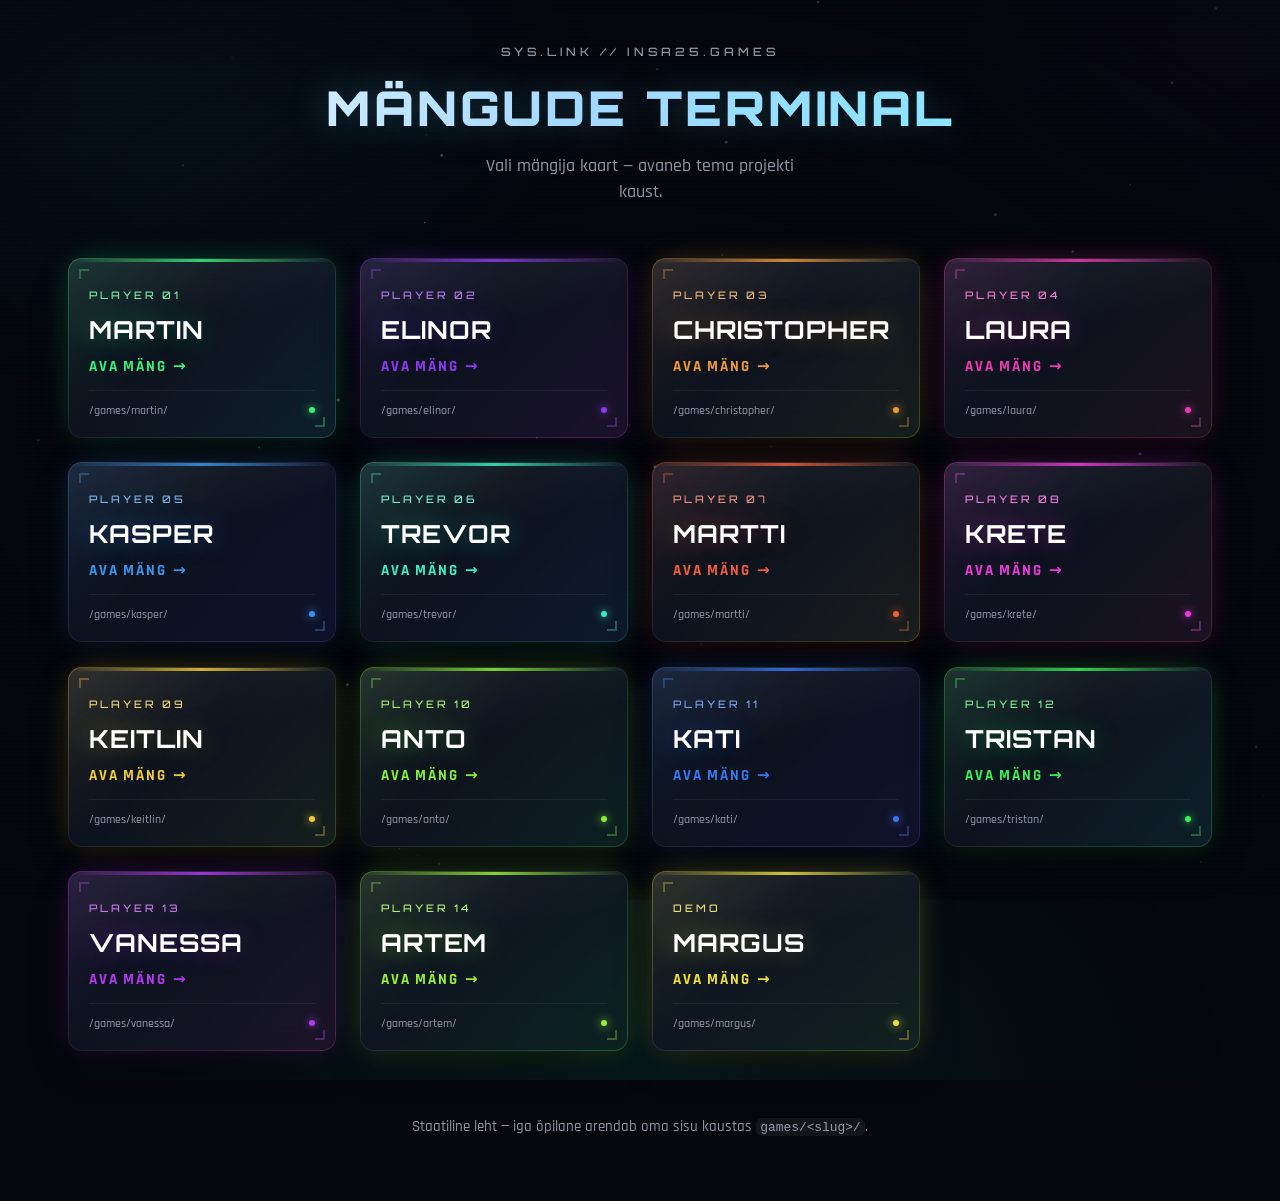
<file: index.html>
<!DOCTYPE html>
<html lang="et">
<head>
  <meta charset="UTF-8" />
  <meta name="viewport" content="width=device-width, initial-scale=1" />
  <meta name="description" content="Ühine mängude dashboard — vali mängija ja ava tema mäng." />
  <title>Mängude terminal — INSA25</title>
  <link rel="preconnect" href="https://fonts.googleapis.com" />
  <link rel="preconnect" href="https://fonts.gstatic.com" crossorigin />
  <link href="https://fonts.googleapis.com/css2?family=Orbitron:wght@500;700;900&family=Rajdhani:wght@400;600;700&display=swap" rel="stylesheet" />
  <link rel="stylesheet" href="assets/css/dashboard.css" />
</head>
<body>
  <canvas id="bg-canvas" aria-hidden="true"></canvas>
  <div class="vignette" aria-hidden="true"></div>
  <div class="grid-overlay" aria-hidden="true"></div>
  <div class="scanlines" aria-hidden="true"></div>

  <div class="shell">
    <header class="site-header">
      <p class="eyebrow">SYS.LINK // INSA25.GAMES</p>
      <h1 class="site-title">Mängude terminal</h1>
      <p class="lead">Vali mängija kaart — avaneb tema projekti kaust.</p>
    </header>

    <main class="site-main">
      <div id="card-grid" class="card-grid" role="list"></div>
    </main>

    <footer class="site-footer">
      <p>Staatiline leht — iga õpilane arendab oma sisu kaustas <code>games/&lt;slug&gt;/</code>.</p>
    </footer>
  </div>

  <script src="assets/js/players.js"></script>
  <script src="assets/js/dashboard.js" defer></script>
</body>
</html>
</file>
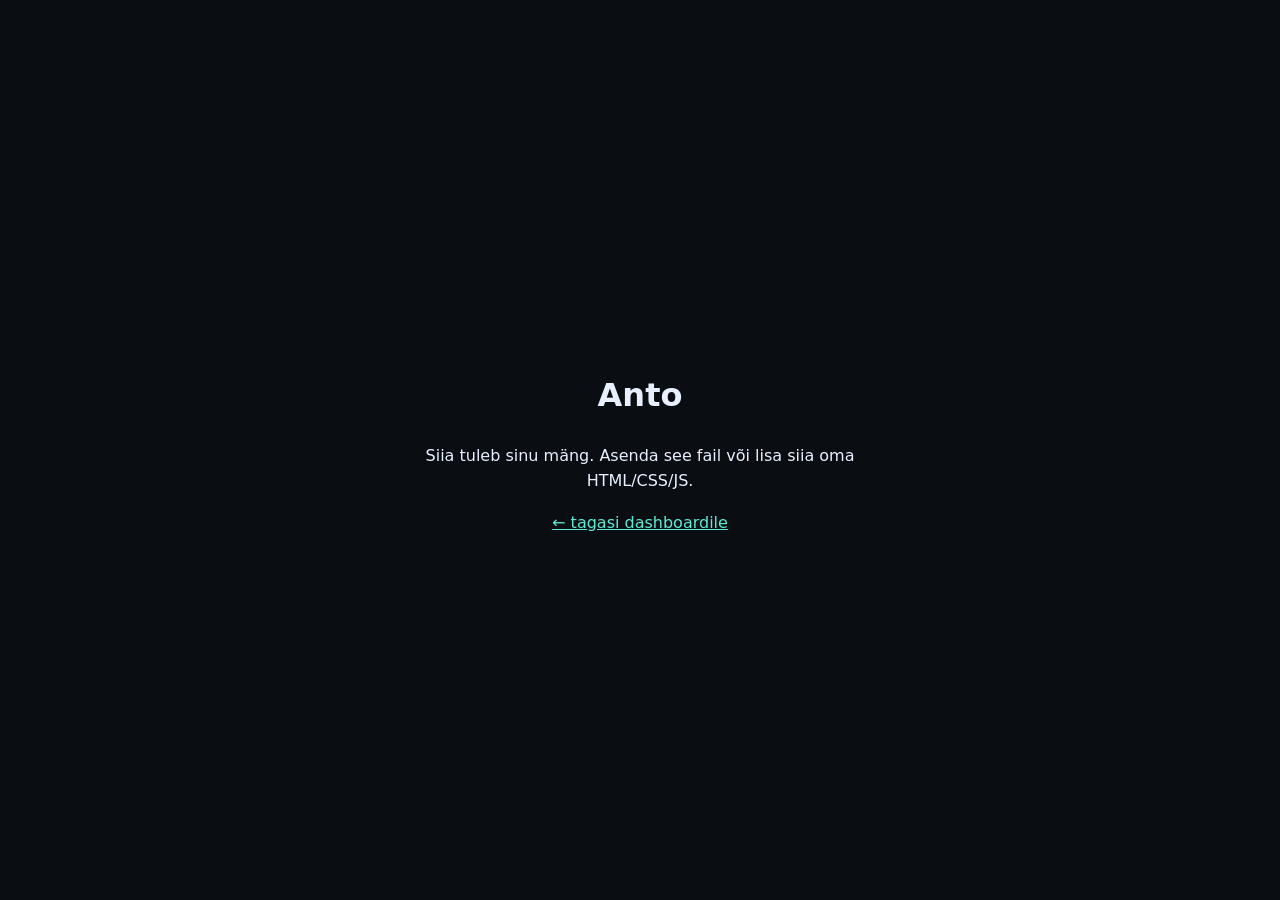
<file: games/anto/index.html>
<!DOCTYPE html>
<html lang="et">
<head>
  <meta charset="UTF-8" />
  <meta name="viewport" content="width=device-width, initial-scale=1" />
  <title>Anto — mäng</title>
  <style>
    * { box-sizing: border-box; }
    body { margin: 0; min-height: 100vh; font-family: system-ui, sans-serif; background: #0a0e12; color: #e8f0ff; display: grid; place-items: center; padding: 1.5rem; }
    a { color: #5eead4; }
    .box { text-align: center; max-width: 28rem; line-height: 1.6; }
  </style>
</head>
<body>
  <div class="box">
    <h1>Anto</h1>
    <p>Siia tuleb sinu mäng. Asenda see fail või lisa siia oma HTML/CSS/JS.</p>
    <p><a href="../../index.html">← tagasi dashboardile</a></p>
  </div>
</body>
</html>
</file>
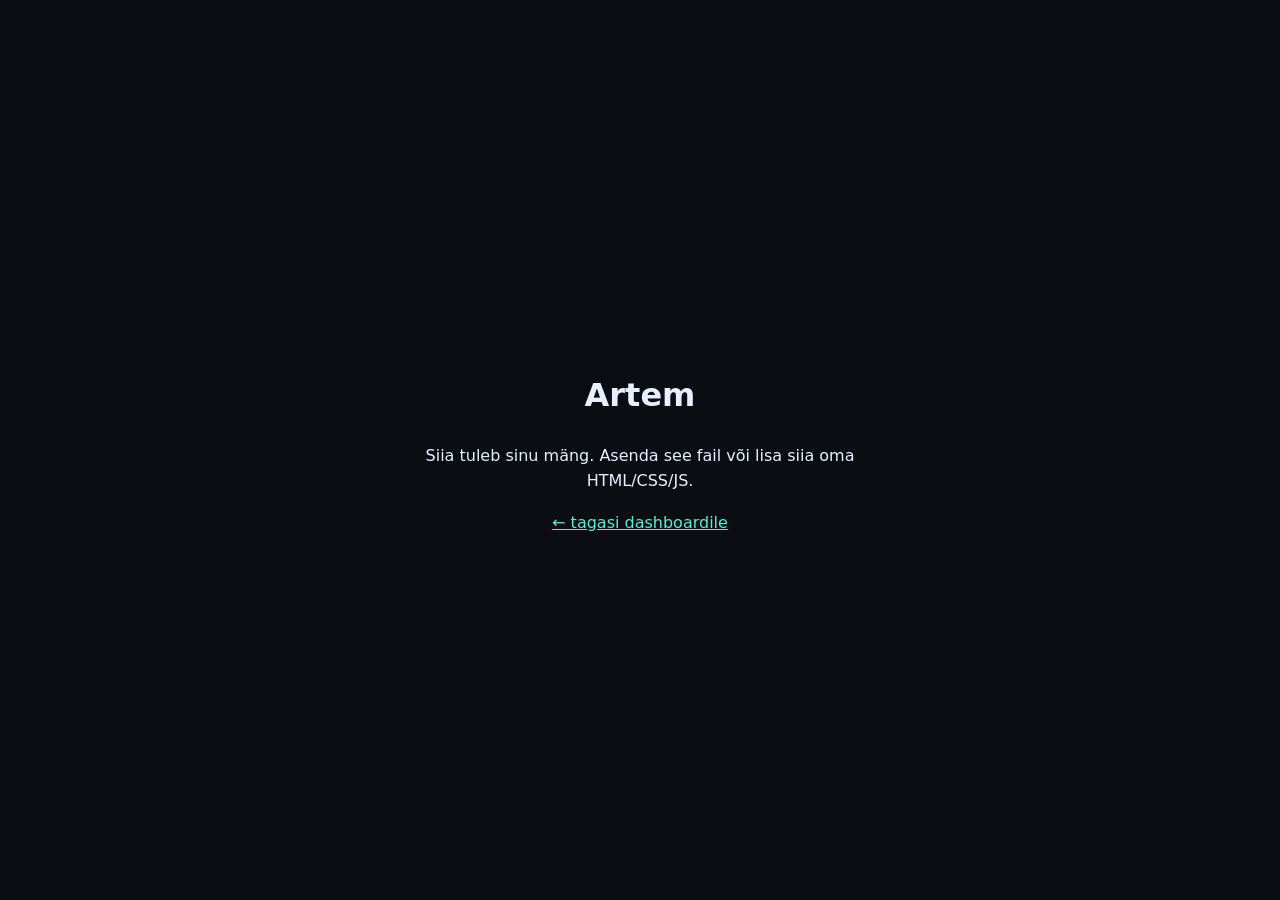
<file: games/artem/index.html>
<!DOCTYPE html>
<html lang="et">
<head>
  <meta charset="UTF-8" />
  <meta name="viewport" content="width=device-width, initial-scale=1" />
  <title>Artem — mäng</title>
  <style>
    * { box-sizing: border-box; }
    body { margin: 0; min-height: 100vh; font-family: system-ui, sans-serif; background: #0a0e12; color: #e8f0ff; display: grid; place-items: center; padding: 1.5rem; }
    a { color: #5eead4; }
    .box { text-align: center; max-width: 28rem; line-height: 1.6; }
  </style>
</head>
<body>
  <div class="box">
    <h1>Artem</h1>
    <p>Siia tuleb sinu mäng. Asenda see fail või lisa siia oma HTML/CSS/JS.</p>
    <p><a href="../../index.html">← tagasi dashboardile</a></p>
  </div>
</body>
</html>
</file>
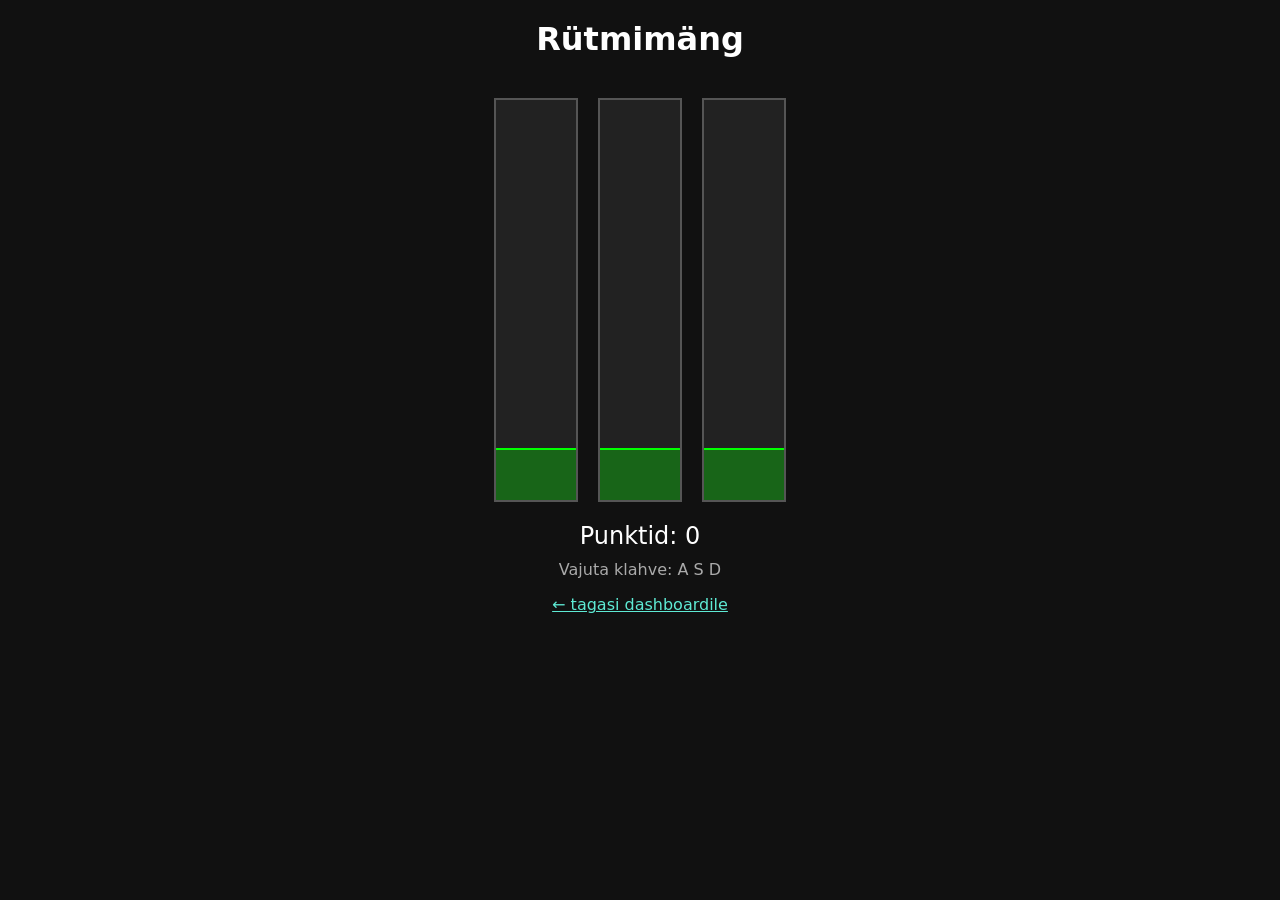
<file: games/christopher/index.html>
<!DOCTYPE html>
<html lang="et">
<head>
<meta charset="UTF-8">
<meta name="viewport" content="width=device-width, initial-scale=1.0">
<title>Christopher — rütmimäng</title>
<style>
body {
  margin: 0;
  background: #111;
  color: white;
  font-family: system-ui, Arial, sans-serif;
  text-align: center;
}

h1 {
  margin-top: 20px;
}

#game {
  display: flex;
  justify-content: center;
  gap: 20px;
  margin-top: 40px;
}

.lane {
  width: 80px;
  height: 400px;
  background: #222;
  border: 2px solid #555;
  position: relative;
  overflow: hidden;
}

.note {
  width: 100%;
  height: 30px;
  background: #00d4ff;
  position: absolute;
  top: -40px;
  border-radius: 8px;
}

.hit-zone {
  position: absolute;
  bottom: 0;
  width: 100%;
  height: 50px;
  background: rgba(0, 255, 0, 0.3);
  border-top: 2px solid lime;
}

#score {
  margin-top: 20px;
  font-size: 24px;
}

#controls {
  margin-top: 10px;
  color: #aaa;
}

.back {
  margin-top: 1rem;
}

.back a {
  color: #5eead4;
}
</style>
</head>
<body>

<h1>Rütmimäng</h1>

<div id="game">
  <div class="lane" data-key="a">
    <div class="hit-zone"></div>
  </div>

  <div class="lane" data-key="s">
    <div class="hit-zone"></div>
  </div>

  <div class="lane" data-key="d">
    <div class="hit-zone"></div>
  </div>
</div>

<div id="score">Punktid: 0</div>
<div id="controls">Vajuta klahve: A S D</div>

<p class="back"><a href="../../index.html">← tagasi dashboardile</a></p>

<script>
const lanes = document.querySelectorAll(".lane");
const scoreText = document.getElementById("score");

let score = 0;
const notes = [];

function createNote() {
  const laneIndex = Math.floor(Math.random() * lanes.length);
  const lane = lanes[laneIndex];

  const note = document.createElement("div");
  note.classList.add("note");
  note.style.top = "-40px";

  lane.appendChild(note);

  notes.push({
    element: note,
    lane: lane,
    y: -40
  });
}

function updateNotes() {
  for (let i = notes.length - 1; i >= 0; i--) {
    const note = notes[i];
    note.y += 4;
    note.element.style.top = note.y + "px";

    if (note.y > 400) {
      note.element.remove();
      notes.splice(i, 1);
    }
  }
}

function checkHit(key) {
  for (let i = notes.length - 1; i >= 0; i--) {
    const note = notes[i];
    const laneKey = note.lane.dataset.key;

    if (laneKey === key && note.y > 320 && note.y < 380) {
      score++;
      scoreText.textContent = "Punktid: " + score;
      note.element.remove();
      notes.splice(i, 1);
    }
  }
}

document.addEventListener("keydown", e => {
  checkHit(e.key.toLowerCase());
});

setInterval(createNote, 1000);

function gameLoop() {
  updateNotes();
  requestAnimationFrame(gameLoop);
}

gameLoop();
</script>

</body>
</html>
</file>
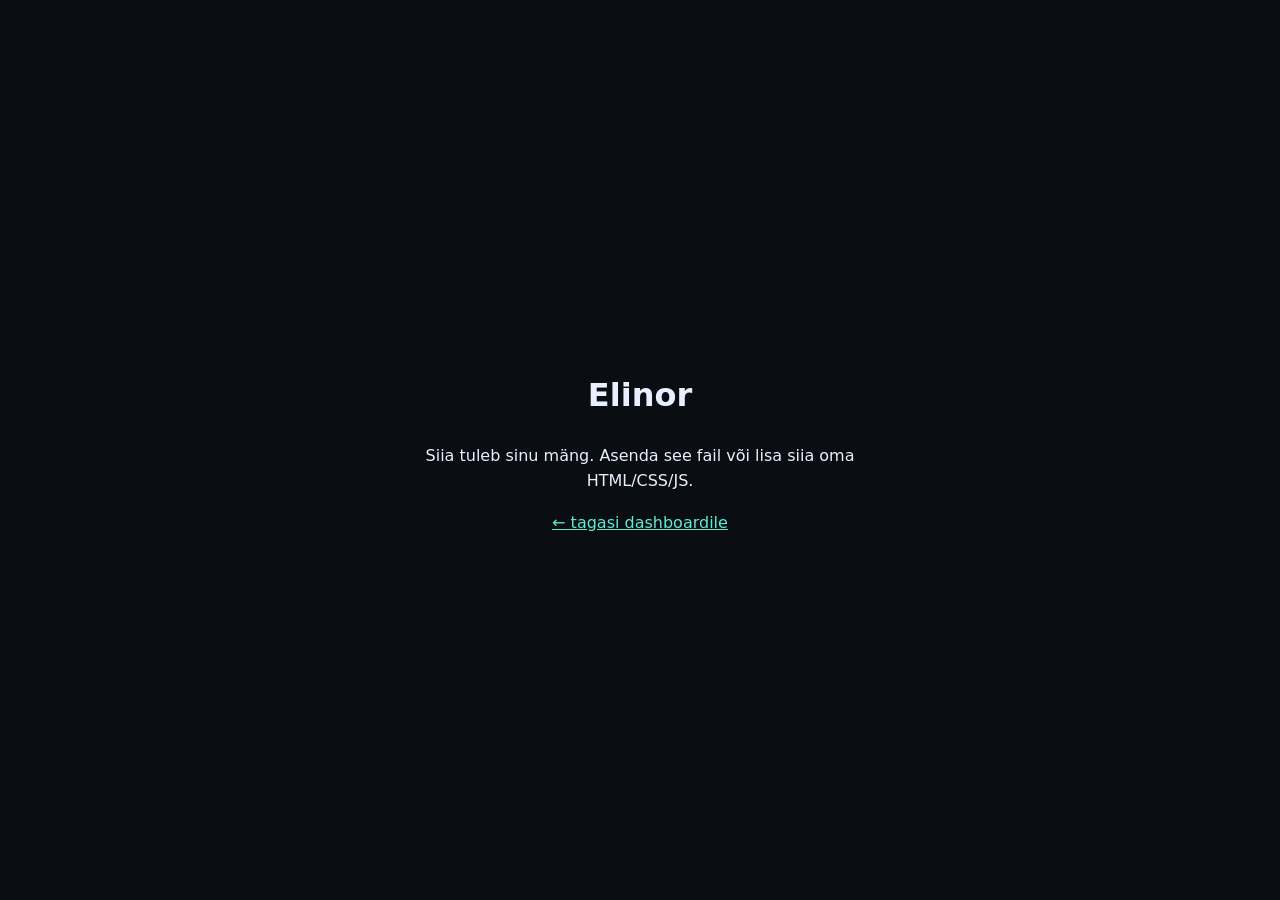
<file: games/elinor/index.html>
<!DOCTYPE html>
<html lang="et">
<head>
  <meta charset="UTF-8" />
  <meta name="viewport" content="width=device-width, initial-scale=1" />
  <title>Elinor — mäng</title>
  <style>
    * { box-sizing: border-box; }
    body { margin: 0; min-height: 100vh; font-family: system-ui, sans-serif; background: #0a0e12; color: #e8f0ff; display: grid; place-items: center; padding: 1.5rem; }
    a { color: #5eead4; }
    .box { text-align: center; max-width: 28rem; line-height: 1.6; }
  </style>
</head>
<body>
  <div class="box">
    <h1>Elinor</h1>
    <p>Siia tuleb sinu mäng. Asenda see fail või lisa siia oma HTML/CSS/JS.</p>
    <p><a href="../../index.html">← tagasi dashboardile</a></p>
  </div>
</body>
</html>
</file>
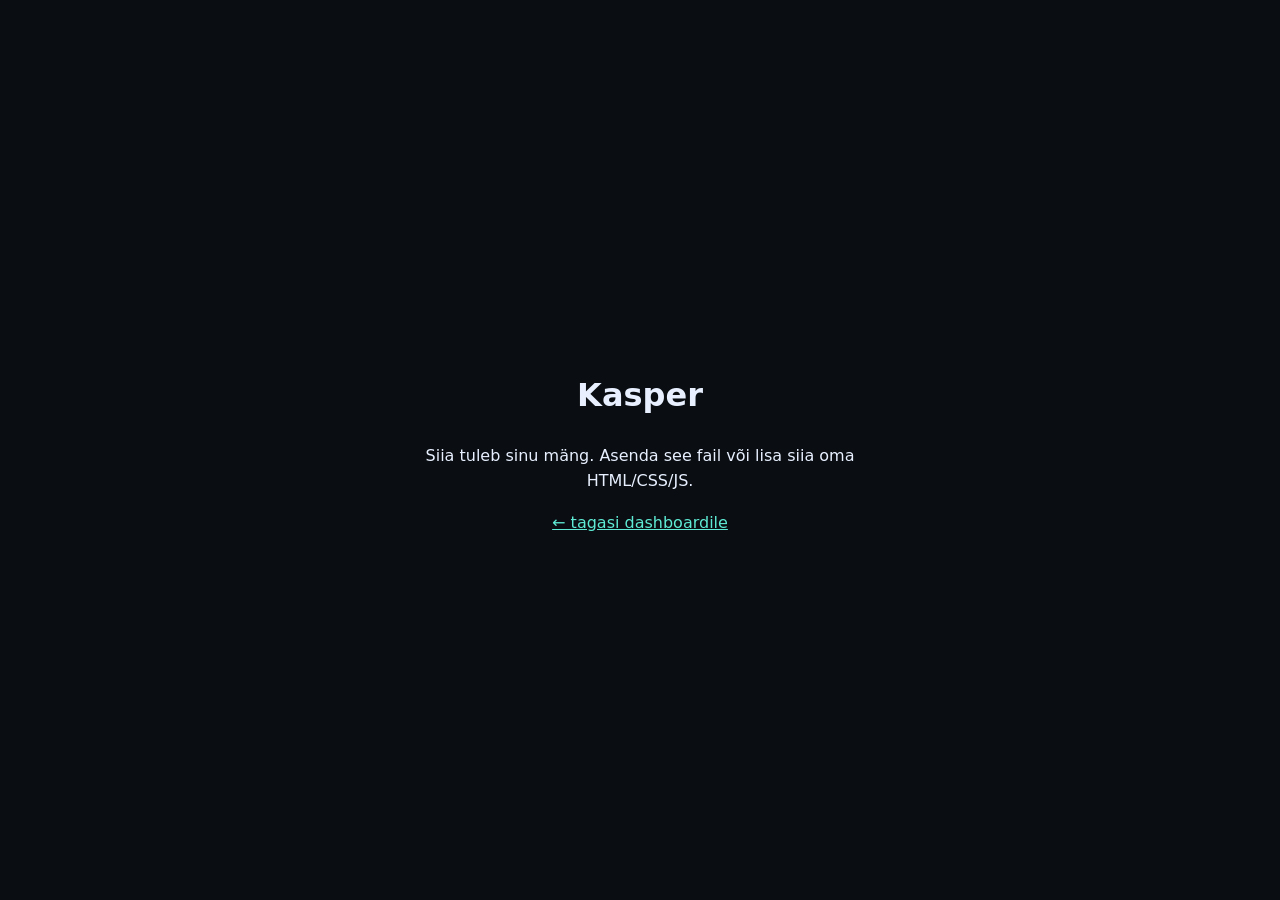
<file: games/kasper/index.html>
<!DOCTYPE html>
<html lang="et">
<head>
  <meta charset="UTF-8" />
  <meta name="viewport" content="width=device-width, initial-scale=1" />
  <title>Kasper — mäng</title>
  <style>
    * { box-sizing: border-box; }
    body { margin: 0; min-height: 100vh; font-family: system-ui, sans-serif; background: #0a0e12; color: #e8f0ff; display: grid; place-items: center; padding: 1.5rem; }
    a { color: #5eead4; }
    .box { text-align: center; max-width: 28rem; line-height: 1.6; }
  </style>
</head>
<body>
  <div class="box">
    <h1>Kasper</h1>
    <p>Siia tuleb sinu mäng. Asenda see fail või lisa siia oma HTML/CSS/JS.</p>
    <p><a href="../../index.html">← tagasi dashboardile</a></p>
  </div>
</body>
</html>
</file>
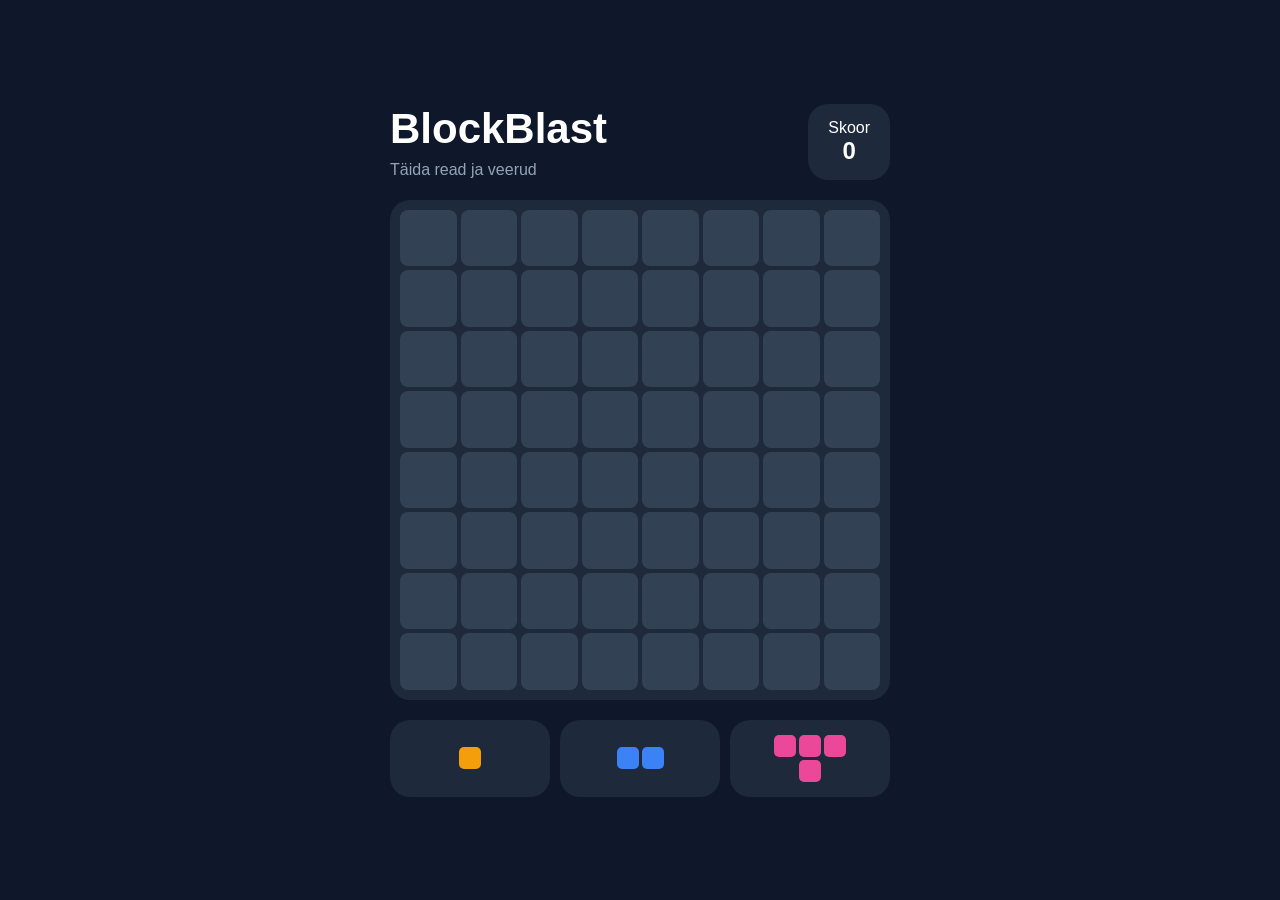
<file: games/kati/index.html>
<!DOCTYPE html>
<html lang="et">
<head>
  <meta charset="UTF-8" />
  <meta name="viewport" content="width=device-width, initial-scale=1.0" />
  <title>BlockBlast</title>

  <style>
    * {
      box-sizing: border-box;
      margin: 0;
      padding: 0;
      font-family: Arial, sans-serif;
    }

    body {
      background: #0f172a;
      color: white;
      display: flex;
      justify-content: center;
      align-items: center;
      min-height: 100vh;
      padding: 20px;
    }

    .game {
      width: 100%;
      max-width: 500px;
    }

    .top {
      display: flex;
      justify-content: space-between;
      align-items: center;
      margin-bottom: 20px;
    }

    .score {
      background: #1e293b;
      padding: 15px 20px;
      border-radius: 20px;
      text-align: center;
    }

    .board {
      display: grid;
      grid-template-columns: repeat(8, 1fr);
      gap: 4px;
      background: #1e293b;
      padding: 10px;
      border-radius: 20px;
    }

    .cell {
      aspect-ratio: 1;
      background: #334155;
      border-radius: 8px;
    }

    .pieces {
      margin-top: 20px;
      display: flex;
      justify-content: space-between;
      gap: 10px;
    }

    .piece {
      background: #1e293b;
      padding: 15px;
      border-radius: 20px;
      cursor: grab;
      flex: 1;
      display: flex;
      justify-content: center;
      align-items: center;
    }

    .piece-grid {
      display: grid;
      gap: 3px;
    }

    .block {
      width: 22px;
      height: 22px;
      border-radius: 5px;
    }

    .overlay {
      position: fixed;
      inset: 0;
      background: rgba(0,0,0,0.7);
      display: none;
      justify-content: center;
      align-items: center;
    }

    .popup {
      background: #1e293b;
      padding: 30px;
      border-radius: 25px;
      text-align: center;
    }

    button {
      margin-top: 20px;
      border: none;
      background: #3b82f6;
      color: white;
      padding: 15px 25px;
      border-radius: 15px;
      font-size: 18px;
      cursor: pointer;
    }

    h1 {
      font-size: 42px;
    }

    .small {
      color: #94a3b8;
      margin-top: 8px;
    }
  </style>
</head>
<body>

<div class="game">
  <div class="top">
    <div>
      <h1>BlockBlast</h1>
      <div class="small">Täida read ja veerud</div>
    </div>

    <div class="score">
      <div>Skoor</div>
      <h2 id="score">0</h2>
    </div>
  </div>

  <div class="board" id="board"></div>

  <div class="pieces" id="pieces"></div>
</div>

<div class="overlay" id="overlay">
  <div class="popup">
    <h1>Mäng läbi</h1>
    <p class="small">Sinu tulemus</p>
    <h2 id="finalScore">0</h2>
    <button onclick="restartGame()">Mängi uuesti</button>
  </div>
</div>

<script>
  const GRID = 8;

  const COLORS = [
    '#ec4899',
    '#3b82f6',
    '#22c55e',
    '#f59e0b',
    '#a855f7',
    '#ef4444'
  ];

  const SHAPES = [
    [[1]],
    [[1,1]],
    [[1],[1]],
    [[1,1],[1,1]],
    [[1,1,1]],
    [[1],[1],[1]],
    [[1,1,1],[0,1,0]],
    [[1,0],[1,1]],
    [[0,1],[1,1]]
  ];

  let board = [];
  let pieces = [];
  let dragged = null;
  let score = 0;

  const boardEl = document.getElementById('board');
  const piecesEl = document.getElementById('pieces');

  function emptyBoard() {
    return Array.from({ length: GRID }, () => Array(GRID).fill(null));
  }

  function randomPiece() {
    return {
      id: Math.random(),
      shape: SHAPES[Math.floor(Math.random() * SHAPES.length)],
      color: COLORS[Math.floor(Math.random() * COLORS.length)]
    };
  }

  function drawBoard() {
    boardEl.innerHTML = '';

    for(let r=0;r<GRID;r++) {
      for(let c=0;c<GRID;c++) {
        const cell = document.createElement('div');
        cell.className = 'cell';

        if(board[r][c]) {
          cell.style.background = board[r][c];
        }

        cell.addEventListener('dragover', e => e.preventDefault());

        cell.addEventListener('drop', () => {
          if(dragged) placePiece(dragged, r, c);
        });

        boardEl.appendChild(cell);
      }
    }
  }

  function drawPieces() {
    piecesEl.innerHTML = '';

    pieces.forEach(piece => {
      const div = document.createElement('div');
      div.className = 'piece';
      div.draggable = true;

      div.addEventListener('dragstart', () => {
        dragged = piece;
      });

      const grid = document.createElement('div');
      grid.className = 'piece-grid';
      grid.style.gridTemplateColumns = `repeat(${piece.shape[0].length}, 22px)`;

      piece.shape.forEach(row => {
        row.forEach(cell => {
          const block = document.createElement('div');
          block.className = 'block';

          if(cell) {
            block.style.background = piece.color;
          } else {
            block.style.opacity = 0;
          }

          grid.appendChild(block);
        });
      });

      div.appendChild(grid);
      piecesEl.appendChild(div);
    });
  }

  function canPlace(piece,row,col) {
    for(let r=0;r<piece.shape.length;r++) {
      for(let c=0;c<piece.shape[r].length;c++) {
        if(piece.shape[r][c]) {
          let rr = row+r;
          let cc = col+c;

          if(rr >= GRID || cc >= GRID || board[rr][cc]) {
            return false;
          }
        }
      }
    }

    return true;
  }

  function placePiece(piece,row,col) {
    if(!canPlace(piece,row,col)) return;

    for(let r=0;r<piece.shape.length;r++) {
      for(let c=0;c<piece.shape[r].length;c++) {
        if(piece.shape[r][c]) {
          board[row+r][col+c] = piece.color;
        }
      }
    }

    clearLines();

    pieces = pieces.filter(p => p.id !== piece.id);

    if(pieces.length === 0) {
      pieces = [randomPiece(), randomPiece(), randomPiece()];
    }

    drawBoard();
    drawPieces();

    if(isGameOver()) {
      document.getElementById('overlay').style.display = 'flex';
      document.getElementById('finalScore').innerText = score;
    }
  }

  function clearLines() {
    let cleared = 0;

    for(let r=0;r<GRID;r++) {
      if(board[r].every(Boolean)) {
        board[r] = Array(GRID).fill(null);
        cleared++;
      }
    }

    for(let c=0;c<GRID;c++) {
      let full = true;

      for(let r=0;r<GRID;r++) {
        if(!board[r][c]) {
          full = false;
        }
      }

      if(full) {
        for(let r=0;r<GRID;r++) {
          board[r][c] = null;
        }

        cleared++;
      }
    }

    if(cleared > 0) {
      score += cleared * 100;
      document.getElementById('score').innerText = score;
    }
  }

  function isGameOver() {
    for(let piece of pieces) {
      for(let r=0;r<GRID;r++) {
        for(let c=0;c<GRID;c++) {
          if(canPlace(piece,r,c)) {
            return false;
          }
        }
      }
    }

    return true;
  }

  function restartGame() {
    document.getElementById('overlay').style.display = 'none';
    startGame();
  }

  function startGame() {
    board = emptyBoard();
    pieces = [randomPiece(), randomPiece(), randomPiece()];
    score = 0;

    document.getElementById('score').innerText = score;

    drawBoard();
    drawPieces();
  }

  startGame();
</script>

</body>
</html>
</file>
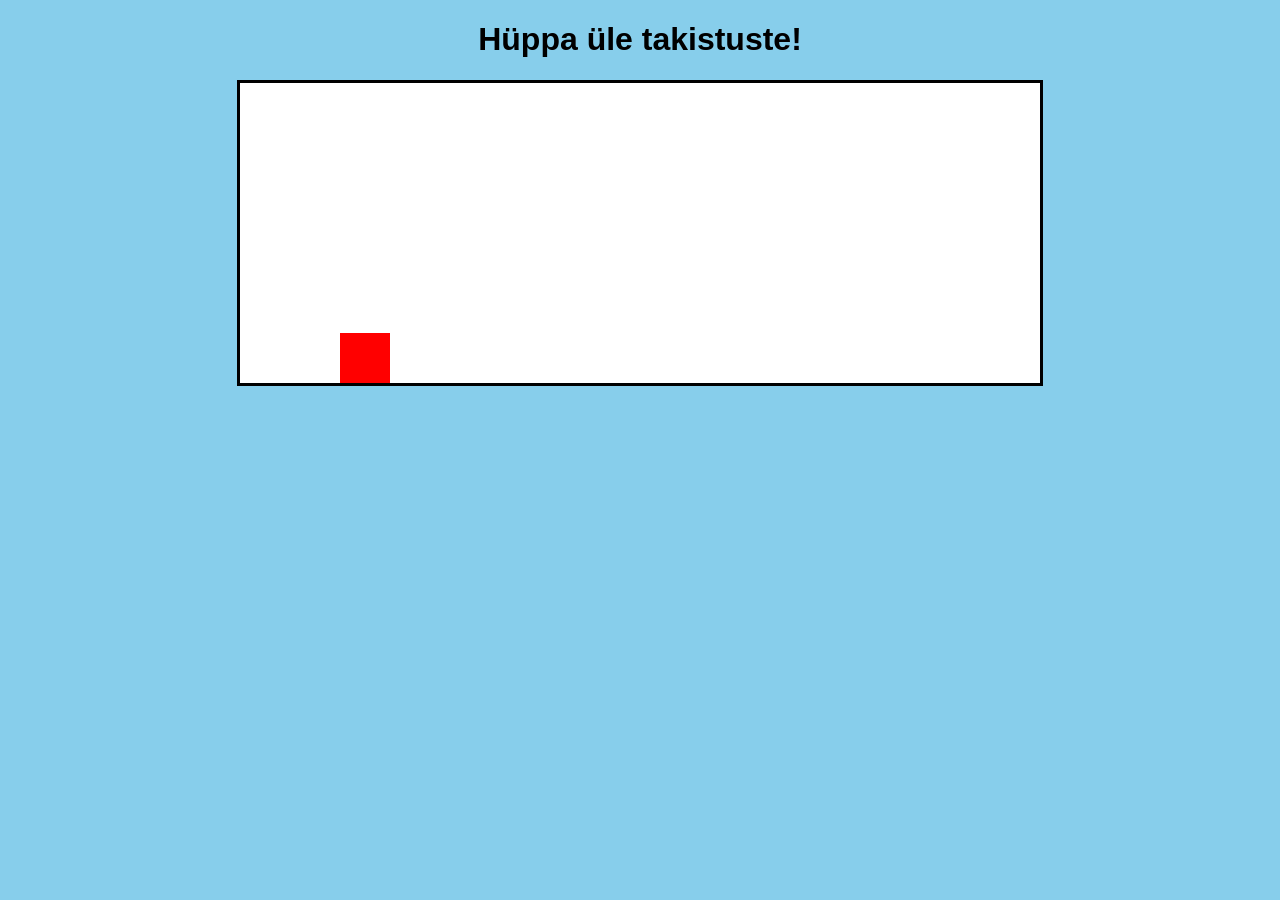
<file: games/keitlin/index.html>
<!DOCTYPE html>
<html>

<head>
<title>Hüppamise mäng</title>
<link rel="stylesheet" href="style.css">
</head>

<body>

<h1>Hüppa üle takistuste!</h1>

<div id="game">

<div id="player"></div>

<div id="obstacle"></div>

</div>

<h2 id="text"></h2>

<script src="script.js"></script>

</body>
</html>
</file>
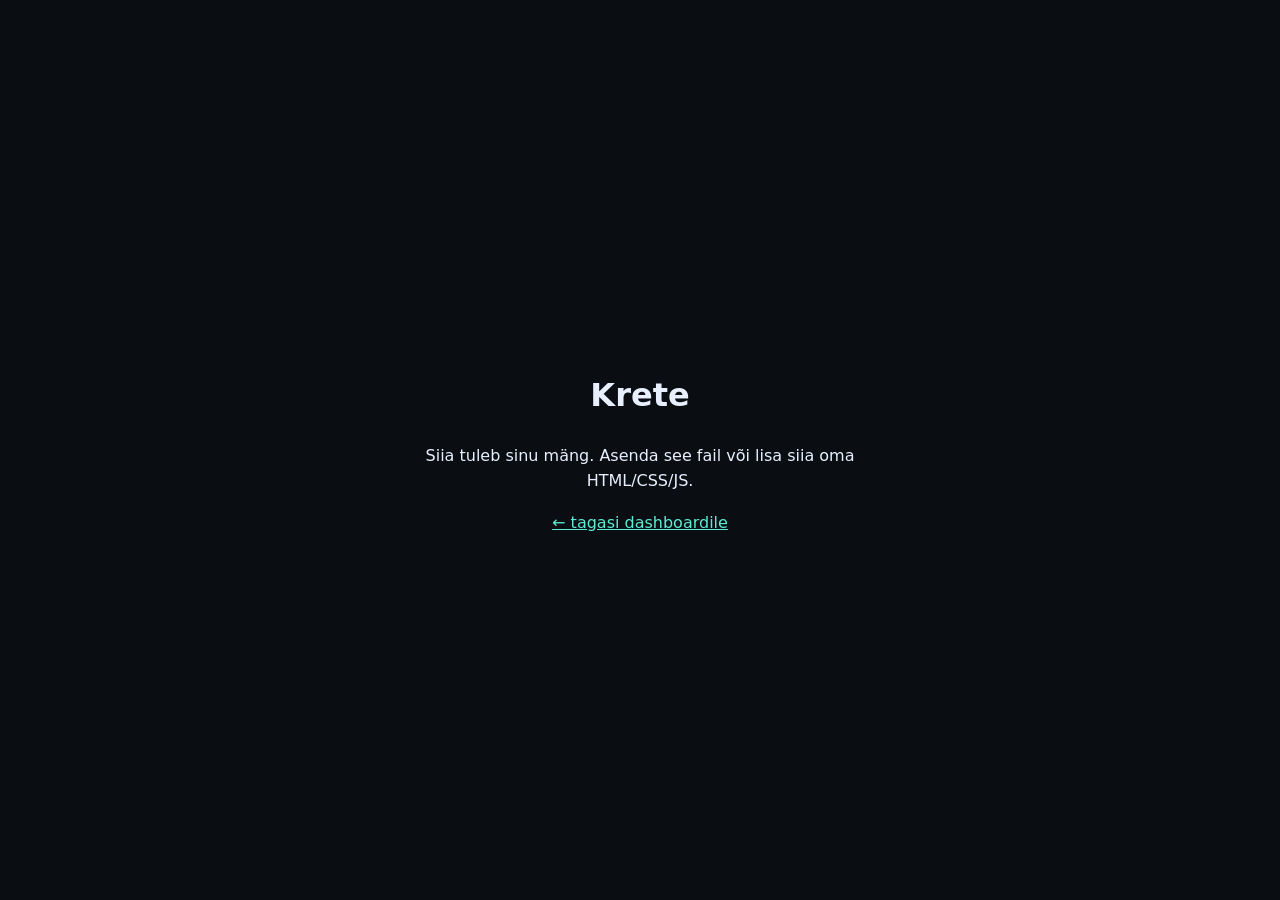
<file: games/krete/index.html>
<!DOCTYPE html>
<html lang="et">
<head>
  <meta charset="UTF-8" />
  <meta name="viewport" content="width=device-width, initial-scale=1" />
  <title>Krete — mäng</title>
  <style>
    * { box-sizing: border-box; }
    body { margin: 0; min-height: 100vh; font-family: system-ui, sans-serif; background: #0a0e12; color: #e8f0ff; display: grid; place-items: center; padding: 1.5rem; }
    a { color: #5eead4; }
    .box { text-align: center; max-width: 28rem; line-height: 1.6; }
  </style>
</head>
<body>
  <div class="box">
    <h1>Krete</h1>
    <p>Siia tuleb sinu mäng. Asenda see fail või lisa siia oma HTML/CSS/JS.</p>
    <p><a href="../../index.html">← tagasi dashboardile</a></p>
  </div>
</body>
</html>
</file>
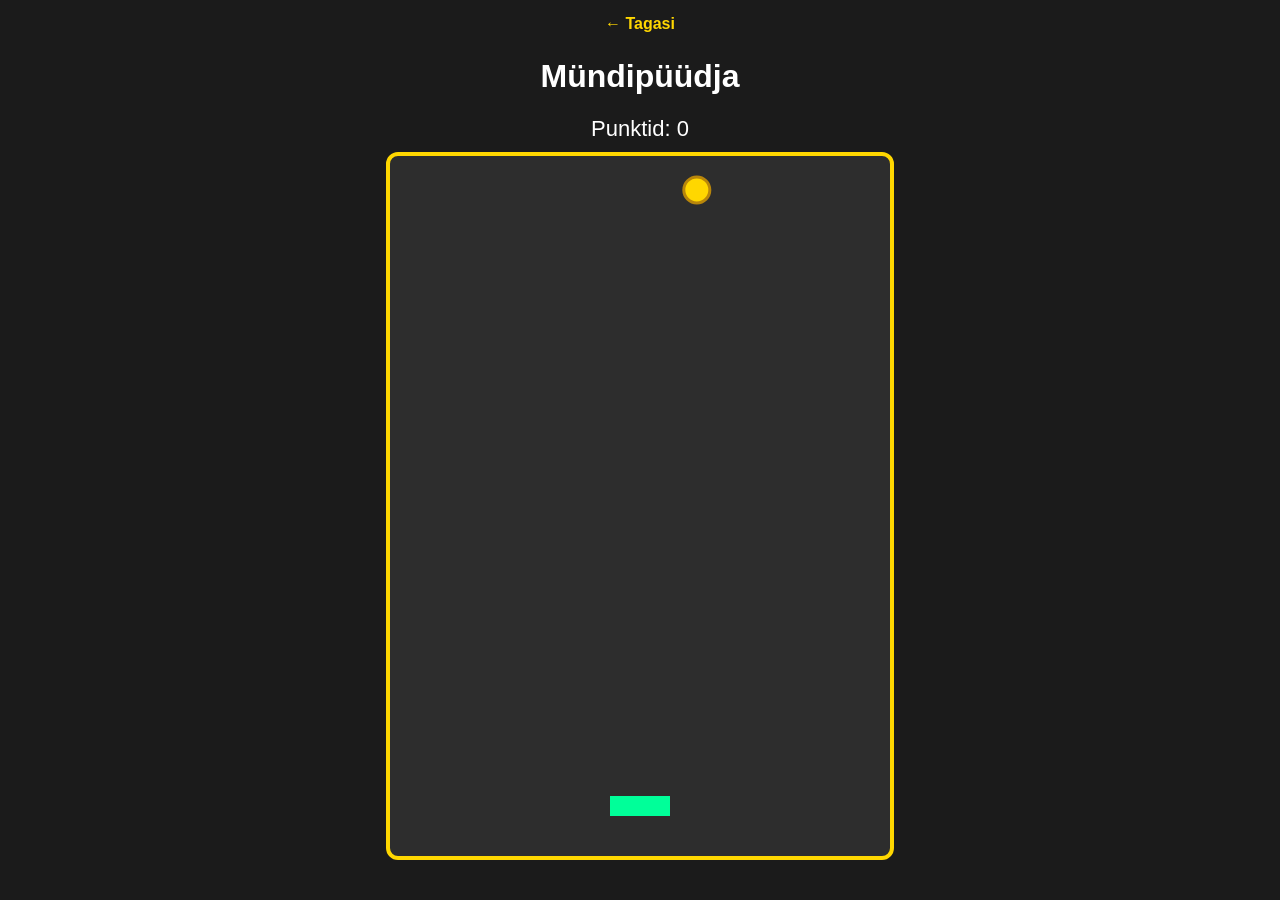
<file: games/laura/index.html>
<!DOCTYPE html>
<html lang="et">
<head>
  <meta charset="UTF-8" />
  <meta name="viewport" content="width=device-width, initial-scale=1.0"/>
  <title>Mündimäng</title>
  <link rel="stylesheet" href="./style.css">
</head>
<body>

  <a class="back" href="../../index.html">← Tagasi</a>

  <h1>Mündipüüdja</h1>

  <div class="info">
    Punktid: <span id="score">0</span>
  </div>

  <canvas id="game" width="500" height="700"></canvas>

  <script src="./script.js"></script>
</body>
</html>
</file>
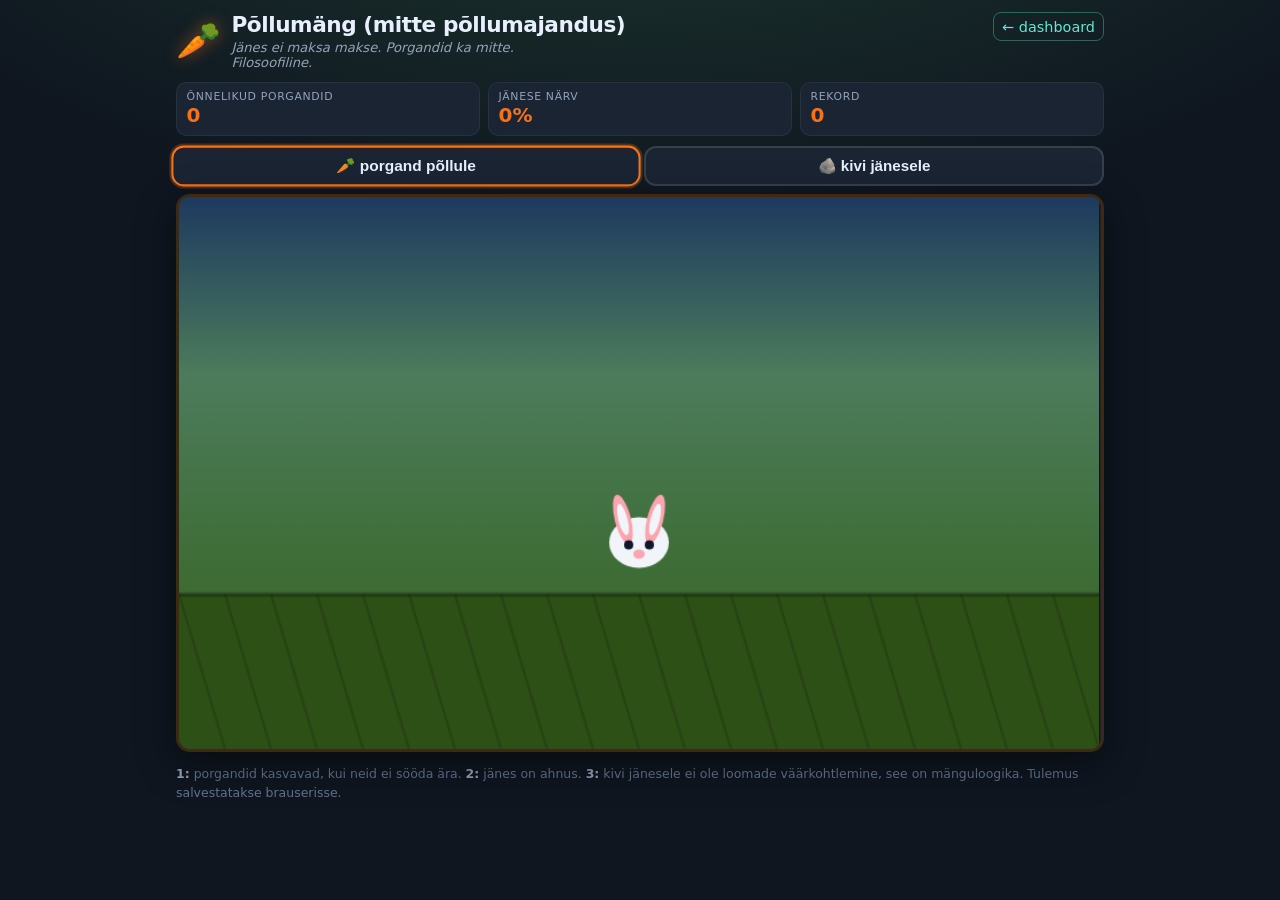
<file: games/margus/index.html>
<!DOCTYPE html>
<html lang="et">
<head>
  <meta charset="UTF-8" />
  <meta name="viewport" content="width=device-width, initial-scale=1, user-scalable=no" />
  <title>Margus — porgandid vs jänes</title>
  <link rel="stylesheet" href="css/style.css" />
</head>
<body>
  <div class="page">
    <header class="top">
      <div class="branding">
        <span class="logo">🥕</span>
        <div>
          <h1>Põllumäng (mitte põllumajandus)</h1>
          <p class="tagline" id="tagline">Laadimine…</p>
        </div>
      </div>
      <a class="back" href="../../index.html">← dashboard</a>
    </header>

    <div class="hud">
      <div class="stat">
        <span class="label">Õnnelikud porgandid</span>
        <strong id="score">0</strong>
      </div>
      <div class="stat">
        <span class="label">Jänese närv</span>
        <strong id="rabbitRage">0%</strong>
      </div>
      <div class="stat">
        <span class="label">Rekord</span>
        <strong id="best">0</strong>
      </div>
    </div>

    <div class="tools" role="toolbar" aria-label="Tööriistad">
      <button type="button" class="tool tool--active" id="btnPlant" data-mode="plant" title="Kliki põllule">
        🥕 porgand põllule
      </button>
      <button type="button" class="tool" id="btnRock" data-mode="rock" title="Kliki suunas kuhu kivi lendab">
        🪨 kivi jänesele
      </button>
    </div>

    <div class="canvas-wrap">
      <canvas id="game" aria-label="Mänguväli"></canvas>
      <div class="overlay hidden" id="gameOver">
        <h2 id="goTitle">Mäng läbi</h2>
        <p id="goText"></p>
        <button type="button" class="bigbtn" id="btnRestart">Uuesti (jah palun)</button>
      </div>
    </div>

    <p class="hint">
      <strong>1:</strong> porgandid kasvavad, kui neid ei sööda ära.
      <strong>2:</strong> jänes on ahnus. <strong>3:</strong> kivi jänesele ei ole loomade väärkohtlemine, see on mänguloogika.
      Tulemus salvestatakse brauserisse.
    </p>
  </div>
  <script src="js/main.js"></script>
</body>
</html>
</file>
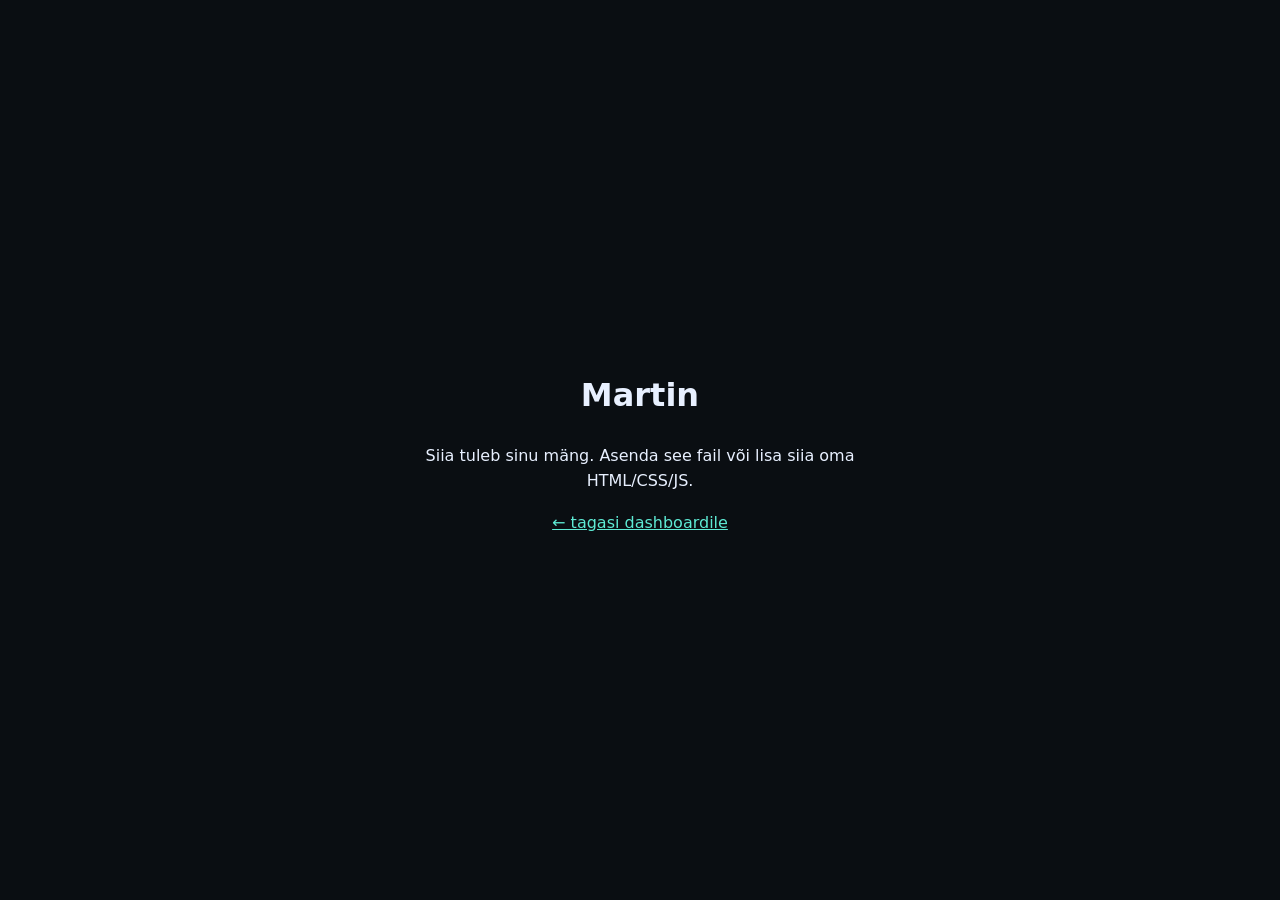
<file: games/martin/index.html>
<!DOCTYPE html>
<html lang="et">
<head>
  <meta charset="UTF-8" />
  <meta name="viewport" content="width=device-width, initial-scale=1" />
  <title>Martin — mäng</title>
  <style>
    * { box-sizing: border-box; }
    body { margin: 0; min-height: 100vh; font-family: system-ui, sans-serif; background: #0a0e12; color: #e8f0ff; display: grid; place-items: center; padding: 1.5rem; }
    a { color: #5eead4; }
    .box { text-align: center; max-width: 28rem; line-height: 1.6; }
  </style>
</head>
<body>
  <div class="box">
    <h1>Martin</h1>
    <p>Siia tuleb sinu mäng. Asenda see fail või lisa siia oma HTML/CSS/JS.</p>
    <p><a href="../../index.html">← tagasi dashboardile</a></p>
  </div>
</body>
</html>
</file>
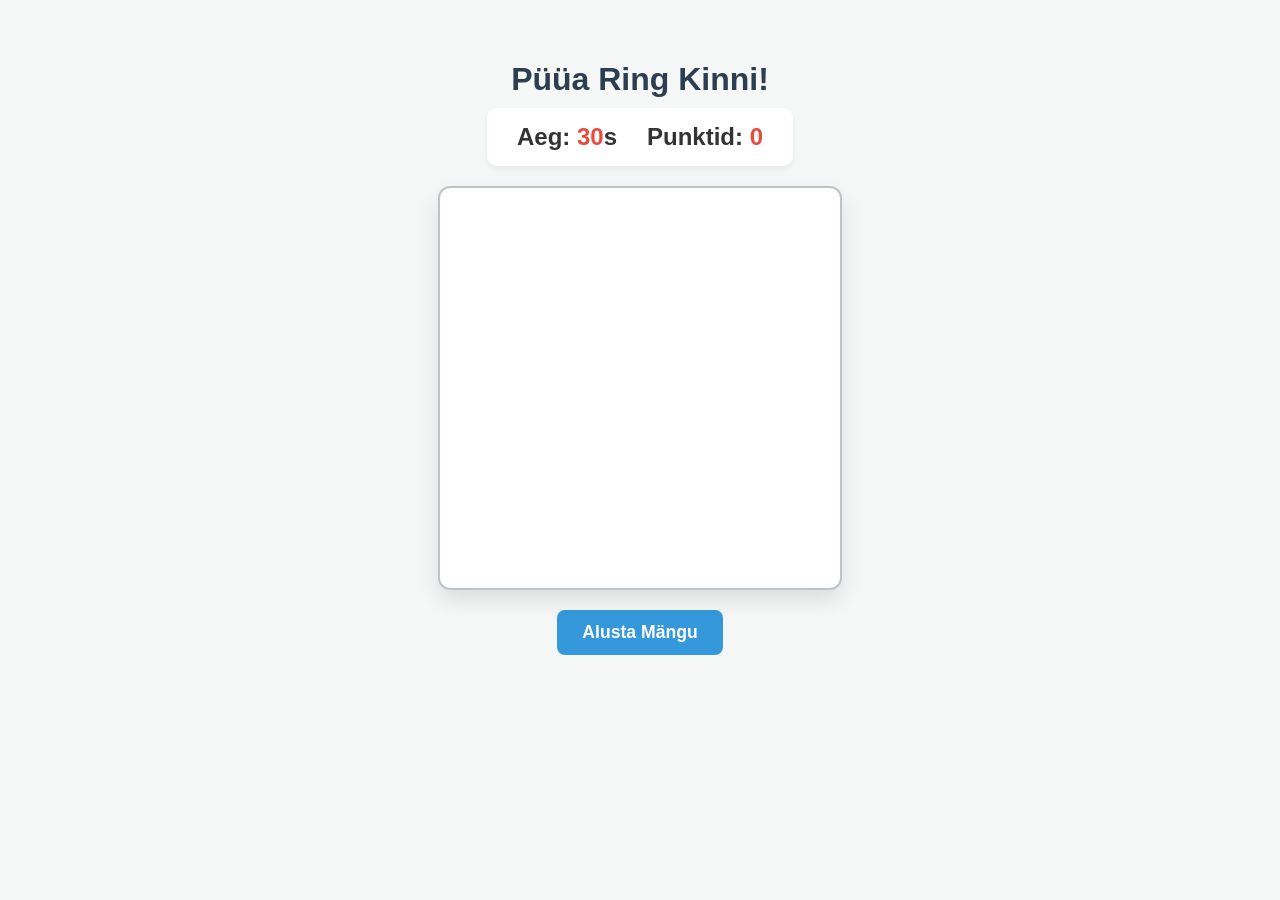
<file: games/martti/index.html>
<!DOCTYPE html>
<html lang="et">
<head>
    <meta charset="UTF-8">
    <meta name="viewport" content="width=device-width, initial-scale=1.0">
    <title>Püüa Ring Kinni!</title>
    <link rel="stylesheet" href="style.css">
</head>
<body>

    <h1>Püüa Ring Kinni!</h1>
    
    <div class="info-board">
        <div>Aeg: <span id="time">30</span>s</div>
        <div>Punktid: <span id="score">0</span></div>
    </div>

    <div id="game-container">
        <div id="target"></div>
    </div>

    <button id="start-btn">Alusta Mängu</button>

    <script src="script.js"></script>
</body>
</file>
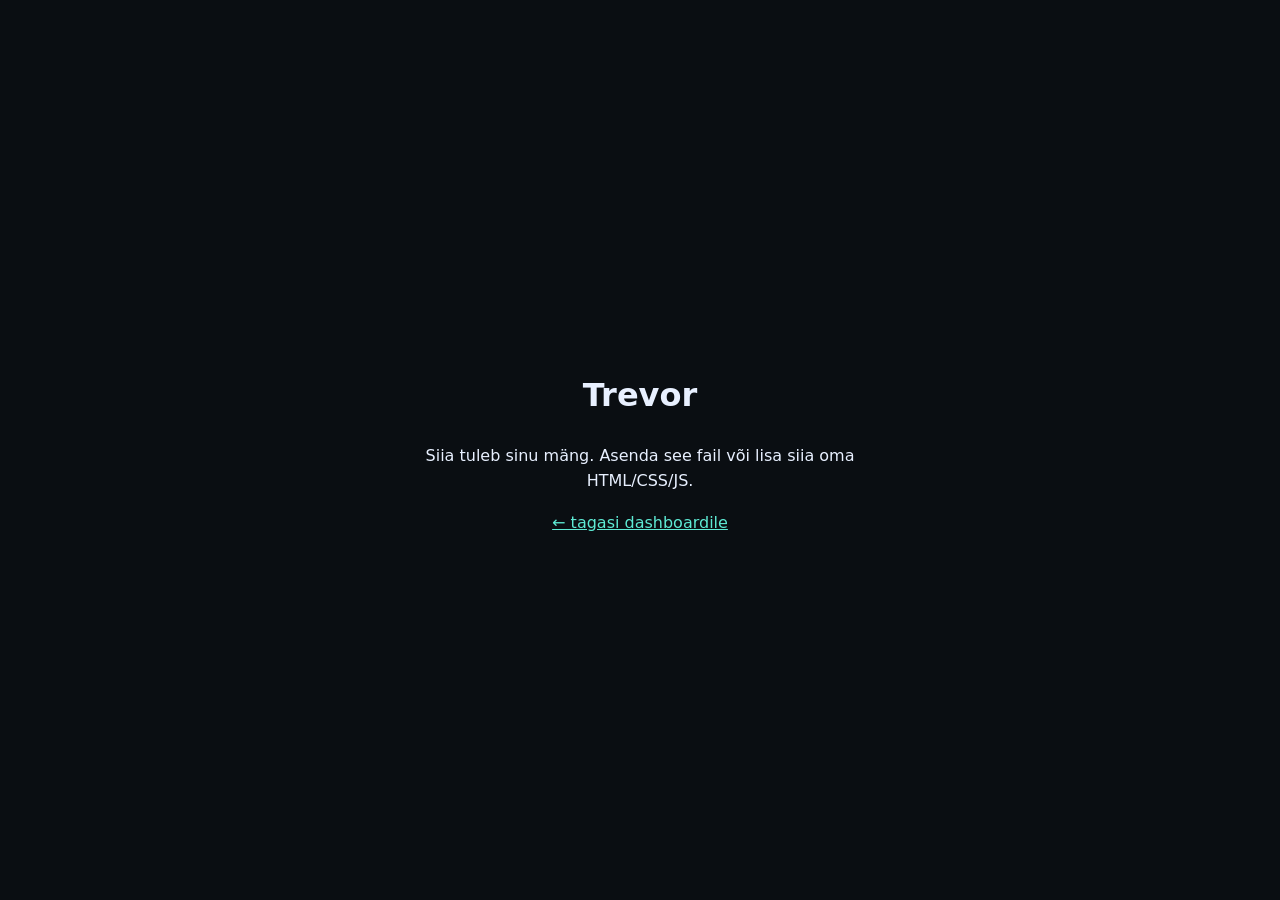
<file: games/trevor/index.html>
<!DOCTYPE html>
<html lang="et">
<head>
  <meta charset="UTF-8" />
  <meta name="viewport" content="width=device-width, initial-scale=1" />
  <title>Trevor — mäng</title>
  <style>
    * { box-sizing: border-box; }
    body { margin: 0; min-height: 100vh; font-family: system-ui, sans-serif; background: #0a0e12; color: #e8f0ff; display: grid; place-items: center; padding: 1.5rem; }
    a { color: #5eead4; }
    .box { text-align: center; max-width: 28rem; line-height: 1.6; }
  </style>
</head>
<body>
  <div class="box">
    <h1>Trevor</h1>
    <p>Siia tuleb sinu mäng. Asenda see fail või lisa siia oma HTML/CSS/JS.</p>
    <p><a href="../../index.html">← tagasi dashboardile</a></p>
  </div>
</body>
</html>
</file>
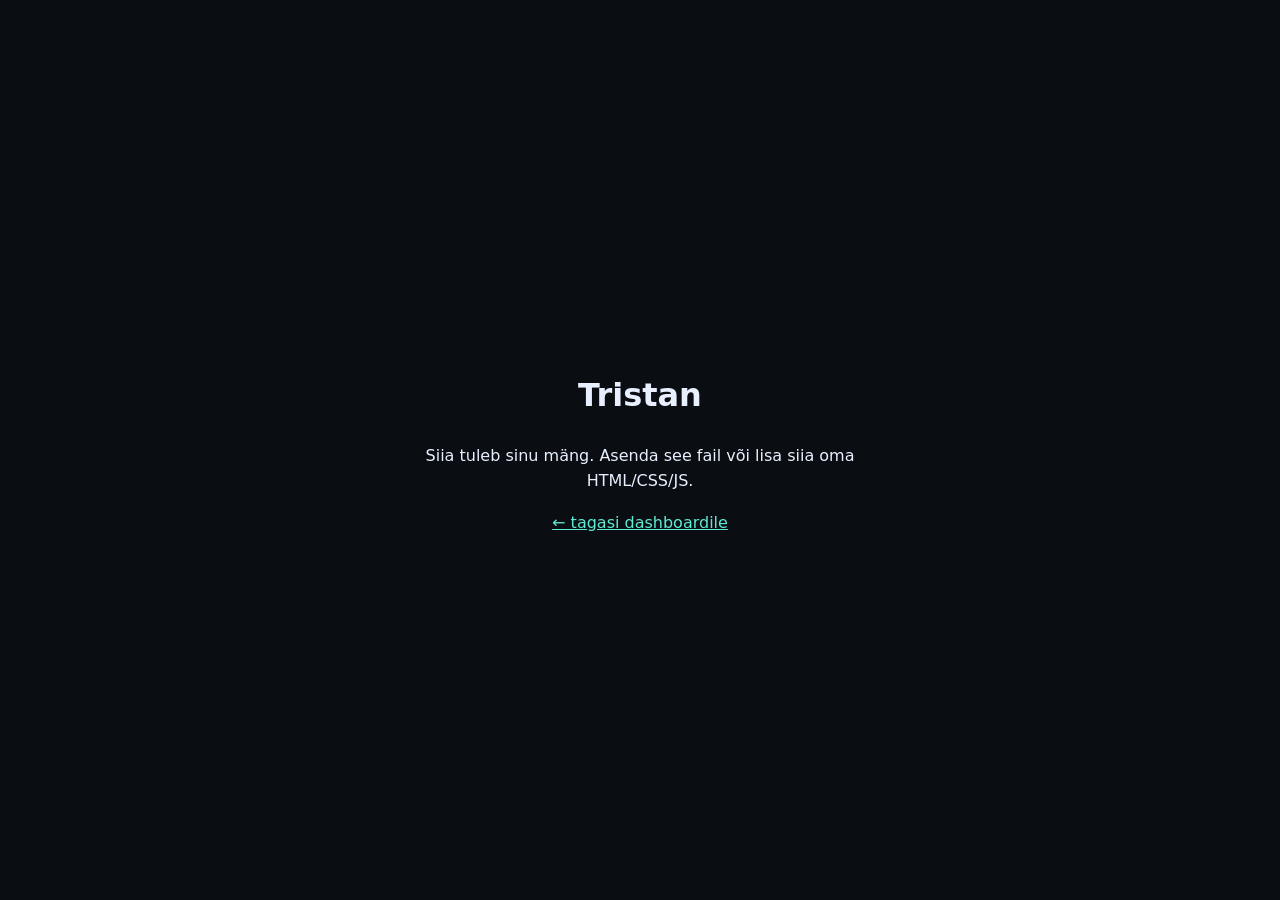
<file: games/tristan/index.html>
<!DOCTYPE html>
<html lang="et">
<head>
  <meta charset="UTF-8" />
  <meta name="viewport" content="width=device-width, initial-scale=1" />
  <title>Tristan — mäng</title>
  <style>
    * { box-sizing: border-box; }
    body { margin: 0; min-height: 100vh; font-family: system-ui, sans-serif; background: #0a0e12; color: #e8f0ff; display: grid; place-items: center; padding: 1.5rem; }
    a { color: #5eead4; }
    .box { text-align: center; max-width: 28rem; line-height: 1.6; }
  </style>
</head>
<body>
  <div class="box">
    <h1>Tristan</h1>
    <p>Siia tuleb sinu mäng. Asenda see fail või lisa siia oma HTML/CSS/JS.</p>
    <p><a href="../../index.html">← tagasi dashboardile</a></p>
  </div>
</body>
</html>
</file>
<file: assets/css/dashboard.css>
/* --- põhimuutujad --- */
:root {
  --bg-deep: #05070d;
  --bg-mid: #0c1220;
  --text: #e6eeff;
  --text-muted: rgba(230, 238, 255, 0.62);
  --card-bg: rgba(12, 18, 32, 0.72);
  --card-border: rgba(255, 255, 255, 0.08);
  --glow-soft: rgba(120, 200, 255, 0.15);
  --font-display: "Orbitron", system-ui, sans-serif;
  --font-body: "Rajdhani", system-ui, sans-serif;
  --radius-card: 14px;
  --tilt-max: 11deg;
}

*,
*::before,
*::after {
  box-sizing: border-box;
}

html {
  scroll-behavior: smooth;
}

body {
  margin: 0;
  min-height: 100vh;
  font-family: var(--font-body);
  font-size: 1.125rem;
  font-weight: 500;
  color: var(--text);
  background: var(--bg-deep);
  line-height: 1.45;
  overflow-x: hidden;
}

/* taustikiht */
#bg-canvas {
  position: fixed;
  inset: 0;
  width: 100%;
  height: 100%;
  z-index: 0;
  pointer-events: none;
}

.vignette {
  position: fixed;
  inset: 0;
  z-index: 1;
  pointer-events: none;
  background: radial-gradient(ellipse 85% 70% at 50% 45%, transparent 0%, rgba(5, 7, 13, 0.5) 55%, rgba(5, 7, 13, 0.92) 100%);
}

.grid-overlay {
  position: fixed;
  inset: 0;
  z-index: 2;
  pointer-events: none;
  opacity: 0.22;
  background-image:
    linear-gradient(rgba(255, 255, 255, 0.03) 1px, transparent 1px),
    linear-gradient(90deg, rgba(255, 255, 255, 0.03) 1px, transparent 1px);
  background-size: 48px 48px;
  mask-image: radial-gradient(ellipse 90% 80% at 50% 40%, black 20%, transparent 75%);
}

.scanlines {
  position: fixed;
  inset: 0;
  z-index: 3;
  pointer-events: none;
  opacity: 0.06;
  background: repeating-linear-gradient(
    0deg,
    transparent,
    transparent 2px,
    rgba(0, 0, 0, 0.35) 2px,
    rgba(0, 0, 0, 0.35) 4px
  );
}

.shell {
  position: relative;
  z-index: 4;
  max-width: 1200px;
  margin: 0 auto;
  padding: clamp(1.25rem, 4vw, 2.75rem) clamp(1rem, 3vw, 1.75rem) 3rem;
}

.site-header {
  text-align: center;
  margin-bottom: clamp(2rem, 5vw, 3.25rem);
  animation: header-in 0.55s cubic-bezier(0.22, 1, 0.36, 1) both;
}

@keyframes header-in {
  from {
    opacity: 0;
    transform: translateY(20px);
    filter: blur(5px);
  }
  to {
    opacity: 1;
    transform: translateY(0);
    filter: none;
  }
}

.eyebrow {
  font-family: var(--font-display);
  font-size: 0.72rem;
  letter-spacing: 0.35em;
  text-transform: uppercase;
  color: var(--text-muted);
  margin: 0 0 0.75rem;
}

.site-title {
  font-family: var(--font-display);
  font-weight: 900;
  font-size: clamp(1.85rem, 5vw, 3rem);
  letter-spacing: 0.06em;
  text-transform: uppercase;
  margin: 0 0 0.65rem;
  background: linear-gradient(120deg, #fff 0%, #a8d8ff 45%, #7cf0ff 100%);
  -webkit-background-clip: text;
  background-clip: text;
  color: transparent;
  text-shadow: 0 0 40px rgba(124, 240, 255, 0.25);
}

.lead {
  margin: 0 auto;
  max-width: 36ch;
  color: var(--text-muted);
  font-size: 1.15rem;
}

/* kaartide ruudustik */
.card-grid {
  display: grid;
  grid-template-columns: repeat(auto-fill, minmax(min(100%, 260px), 1fr));
  gap: clamp(1rem, 2.5vw, 1.5rem);
  list-style: none;
  padding: 0;
  margin: 0;
}

.player-card {
  --accent-hue: 195;
  --accent: hsl(var(--accent-hue), 85%, 58%);
  --accent-dim: hsla(var(--accent-hue), 85%, 58%, 0.35);
  --rx: 0deg;
  --ry: 0deg;
  position: relative;
  display: block;
  text-decoration: none;
  color: inherit;
  border-radius: var(--radius-card);
  padding: 1px;
  background: linear-gradient(
    135deg,
    hsla(var(--accent-hue), 70%, 55%, 0.45),
    rgba(255, 255, 255, 0.06) 40%,
    hsla(calc(var(--accent-hue) + 40), 60%, 45%, 0.35)
  );
  box-shadow:
    0 0 0 1px rgba(255, 255, 255, 0.06) inset,
    0 18px 50px -20px rgba(0, 0, 0, 0.75),
    0 0 32px -8px var(--accent-dim);
  transform: perspective(920px) rotateX(var(--rx)) rotateY(var(--ry)) scale(1);
  transform-style: preserve-3d;
  transition:
    transform 0.22s cubic-bezier(0.22, 1, 0.36, 1),
    box-shadow 0.22s ease;
  outline: none;
  animation: card-enter 0.42s cubic-bezier(0.22, 1, 0.36, 1) backwards;
  animation-delay: calc(var(--stagger, 0) * 28ms);
}

@keyframes card-enter {
  from {
    opacity: 0;
    transform: perspective(920px) rotateX(8deg) translateY(28px) scale(0.94);
  }
  to {
    opacity: 1;
  }
}

.player-card:hover,
.player-card:focus-visible {
  --glow: hsla(var(--accent-hue), 100%, 60%, 0.55);
  box-shadow:
    0 0 0 1px hsla(var(--accent-hue), 80%, 70%, 0.35) inset,
    0 22px 56px -18px rgba(0, 0, 0, 0.8),
    0 0 48px -6px var(--glow);
  transform: perspective(920px) rotateX(var(--rx)) rotateY(var(--ry)) scale(1.03);
}

.player-card:focus-visible {
  outline: 2px solid var(--accent);
  outline-offset: 4px;
}

.card-glare {
  position: absolute;
  inset: 0;
  border-radius: inherit;
  background: linear-gradient(
    125deg,
    transparent 0%,
    hsla(var(--accent-hue), 100%, 96%, 0.07) 42%,
    transparent 55%
  );
  opacity: 0;
  transition: opacity 0.22s ease;
  pointer-events: none;
  z-index: 2;
}

.player-card:hover .card-glare,
.player-card:focus-visible .card-glare {
  opacity: 1;
}

.card-frame {
  position: relative;
  border-radius: calc(var(--radius-card) - 1px);
  padding: 1.35rem 1.25rem 1.15rem;
  min-height: 168px;
  display: flex;
  flex-direction: column;
  justify-content: space-between;
  background:
    linear-gradient(165deg, rgba(255, 255, 255, 0.06) 0%, transparent 42%),
    var(--card-bg);
  backdrop-filter: blur(12px);
  -webkit-backdrop-filter: blur(12px);
  overflow: hidden;
}

.card-frame::before {
  content: "";
  position: absolute;
  top: 0;
  left: 0;
  right: 0;
  height: 3px;
  background: linear-gradient(
    90deg,
    transparent,
    var(--accent),
    transparent
  );
  opacity: 0.85;
}

.corner-deco {
  position: absolute;
  width: 10px;
  height: 10px;
  border-color: hsla(var(--accent-hue), 70%, 60%, 0.5);
  border-style: solid;
  opacity: 0.7;
  pointer-events: none;
}

.corner-deco.tl {
  top: 10px;
  left: 10px;
  border-width: 2px 0 0 2px;
}

.corner-deco.br {
  bottom: 10px;
  right: 10px;
  border-width: 0 2px 2px 0;
}

.card-tag {
  font-family: var(--font-display);
  font-size: 0.65rem;
  letter-spacing: 0.28em;
  color: hsla(var(--accent-hue), 80%, 72%, 0.95);
  text-transform: uppercase;
}

.card-name {
  font-family: var(--font-display);
  font-weight: 700;
  font-size: 1.55rem;
  letter-spacing: 0.04em;
  text-transform: uppercase;
  margin: 0.35rem 0 0.5rem;
  color: #fff;
  text-shadow: 0 0 24px hsla(var(--accent-hue), 100%, 60%, 0.35);
}

.card-cta {
  display: flex;
  align-items: center;
  gap: 0.4rem;
  font-size: 0.95rem;
  font-weight: 700;
  letter-spacing: 0.12em;
  text-transform: uppercase;
  color: var(--accent);
}

.card-cta span {
  transition: transform 0.25s ease;
}

.player-card:hover .card-cta span,
.player-card:focus-visible .card-cta span {
  transform: translateX(4px);
}

/* alumine riba — “data” efekt */
.card-meta-bar {
  display: flex;
  justify-content: space-between;
  align-items: center;
  margin-top: 0.75rem;
  padding-top: 0.65rem;
  border-top: 1px solid rgba(255, 255, 255, 0.06);
  font-size: 0.75rem;
  color: var(--text-muted);
  font-variant-numeric: tabular-nums;
}

.pulse-dot {
  width: 6px;
  height: 6px;
  border-radius: 50%;
  background: var(--accent);
  box-shadow: 0 0 10px var(--accent);
  animation: pulse-dot 1.8s ease-in-out infinite;
}

@keyframes pulse-dot {
  0%,
  100% {
    opacity: 1;
    transform: scale(1);
  }
  50% {
    opacity: 0.45;
    transform: scale(0.85);
  }
}

.site-footer {
  margin-top: clamp(2.5rem, 6vw, 4rem);
  text-align: center;
  color: var(--text-muted);
  font-size: 0.95rem;
}

.site-footer code {
  font-size: 0.85em;
  padding: 0.12em 0.35em;
  border-radius: 6px;
  background: rgba(255, 255, 255, 0.06);
}

/* liikuv gradient taust (CSS), kui canvas on välja */
body::before {
  content: "";
  position: fixed;
  inset: -20%;
  z-index: 0;
  background:
    radial-gradient(ellipse 50% 45% at 20% 20%, hsla(200, 80%, 40%, 0.18), transparent 55%),
    radial-gradient(ellipse 40% 40% at 85% 15%, hsla(280, 70%, 38%, 0.14), transparent 50%),
    radial-gradient(ellipse 55% 50% at 50% 100%, hsla(170, 75%, 35%, 0.12), transparent 60%);
  animation: drift 22s ease-in-out infinite alternate;
  pointer-events: none;
}

@keyframes drift {
  from {
    transform: translate(0, 0) rotate(0deg);
  }
  to {
    transform: translate(-3%, 2%) rotate(4deg);
  }
}

/* vähendatud liikumine */
@media (prefers-reduced-motion: reduce) {
  html {
    scroll-behavior: auto;
  }

  .site-header {
    animation: none !important;
  }

  .player-card {
    transition-duration: 0.01ms !important;
    animation: none !important;
  }

  body::before {
    animation: none !important;
  }

  .pulse-dot {
    animation: none !important;
  }
}
</file>
<file: games/keitlin/style.css>
body{
background: skyblue;
text-align: center;
font-family: Arial;
}

#game{
width: 800px;
height: 300px;
border: 3px solid black;
margin: auto;
position: relative;
overflow: hidden;
background: white;
}

#player{
width: 50px;
height: 50px;
background: red;
position: absolute;
bottom: 0;
left: 100px;
}

#obstacle{
width: 50px;
height: 50px;
background: black;
position: absolute;
bottom: 0;
right: -50px;

animation: move 2s linear infinite;
}

@keyframes move{

0%{
right:-50px;
}

100%{
right:850px;
}

}
</file>
<file: games/laura/style.css>
body {
  margin: 0;
  background: #1b1b1b;
  color: white;
  font-family: Arial, sans-serif;
  text-align: center;
}

h1 {
  margin-top: 10px;
}

.back {
  display: inline-block;
  margin: 15px;
  color: gold;
  text-decoration: none;
  font-weight: bold;
}

.info {
  margin-bottom: 10px;
  font-size: 22px;
}

canvas {
  background: #2d2d2d;
  border: 4px solid gold;
  border-radius: 12px;
}
</file>
<file: games/margus/css/style.css>
* {
  box-sizing: border-box;
}

:root {
  --bg: #0f1620;
  --panel: #1a2433;
  --text: #e8f0ff;
  --accent: #f97316;
  --mint: #5eead4;
  --mud: #3d2914;
}

body {
  margin: 0;
  min-height: 100vh;
  font-family: "Segoe UI", system-ui, sans-serif;
  background: radial-gradient(ellipse 120% 80% at 50% -20%, #1e3a2f 0%, var(--bg) 55%);
  color: var(--text);
}

.page {
  max-width: 960px;
  margin: 0 auto;
  padding: 0.75rem 1rem 1.5rem;
}

.top {
  display: flex;
  flex-wrap: wrap;
  align-items: flex-start;
  justify-content: space-between;
  gap: 0.75rem;
  margin-bottom: 0.75rem;
}

.branding {
  display: flex;
  gap: 0.65rem;
  align-items: center;
}

.logo {
  font-size: 2.25rem;
  line-height: 1;
  filter: drop-shadow(0 0 8px rgba(249, 115, 22, 0.5));
}

h1 {
  margin: 0;
  font-size: clamp(1.05rem, 3.5vw, 1.35rem);
  font-weight: 800;
  letter-spacing: -0.02em;
}

.tagline {
  margin: 0.2rem 0 0;
  font-size: 0.82rem;
  color: #94a3b8;
  font-style: italic;
  max-width: 36ch;
}

.back {
  color: var(--mint);
  text-decoration: none;
  font-size: 0.9rem;
  padding: 0.35rem 0.5rem;
  border-radius: 8px;
  border: 1px solid rgba(94, 234, 212, 0.35);
}

.back:hover {
  background: rgba(94, 234, 212, 0.12);
}

.hud {
  display: grid;
  grid-template-columns: repeat(3, 1fr);
  gap: 0.5rem;
  margin-bottom: 0.65rem;
}

.stat {
  background: var(--panel);
  border-radius: 10px;
  padding: 0.45rem 0.6rem;
  border: 1px solid rgba(255, 255, 255, 0.06);
}

.stat .label {
  display: block;
  font-size: 0.68rem;
  text-transform: uppercase;
  letter-spacing: 0.06em;
  color: #94a3b8;
}

.stat strong {
  font-size: 1.25rem;
  color: var(--accent);
}

.tools {
  display: flex;
  flex-wrap: wrap;
  gap: 0.5rem;
  margin-bottom: 0.5rem;
}

.tool {
  flex: 1 1 140px;
  cursor: pointer;
  border: 2px solid rgba(255, 255, 255, 0.12);
  background: var(--panel);
  color: var(--text);
  padding: 0.55rem 0.75rem;
  border-radius: 12px;
  font-size: 0.95rem;
  font-weight: 700;
  transition: transform 0.08s ease, border-color 0.15s, box-shadow 0.15s;
}

.tool:hover {
  border-color: rgba(249, 115, 22, 0.45);
}

.tool--active {
  border-color: var(--accent);
  box-shadow: 0 0 0 2px rgba(249, 115, 22, 0.25);
  transform: scale(1.02);
}

.canvas-wrap {
  position: relative;
  border-radius: 14px;
  overflow: hidden;
  border: 3px solid var(--mud);
  box-shadow:
    0 12px 40px rgba(0, 0, 0, 0.45),
    inset 0 0 0 1px rgba(255, 255, 255, 0.06);
}

#game {
  display: block;
  width: 100%;
  height: auto;
  vertical-align: middle;
  background: #2d5016;
  touch-action: none;
}

.overlay {
  position: absolute;
  inset: 0;
  display: flex;
  flex-direction: column;
  align-items: center;
  justify-content: center;
  gap: 0.75rem;
  background: rgba(10, 14, 18, 0.88);
  text-align: center;
  padding: 1rem;
}

.overlay.hidden {
  display: none;
}

.overlay h2 {
  margin: 0;
  font-size: 1.5rem;
}

.overlay p {
  margin: 0;
  max-width: 28ch;
  color: #cbd5e1;
  line-height: 1.45;
}

.bigbtn {
  cursor: pointer;
  border: none;
  background: linear-gradient(180deg, #fb923c, #ea580c);
  color: #1a0a00;
  font-weight: 800;
  font-size: 1rem;
  padding: 0.65rem 1.25rem;
  border-radius: 999px;
  box-shadow: 0 4px 0 #9a3412;
}

.bigbtn:active {
  transform: translateY(3px);
  box-shadow: 0 1px 0 #9a3412;
}

.hint {
  margin: 0.85rem 0 0;
  font-size: 0.78rem;
  line-height: 1.5;
  color: #64748b;
}

.hint strong {
  color: #94a3b8;
}
</file>
<file: games/martti/style.css>
/* Põhidisain ja värvid */
body { 
    font-family: 'Segoe UI', Tahoma, Geneva, Verdana, sans-serif; 
    display: flex; 
    flex-direction: column; 
    align-items: center; 
    background-color: #f4f7f6; 
    margin: 0; 
    padding: 40px 20px; 
    color: #333;
}

h1 { 
    margin-bottom: 10px; 
    color: #2c3e50;
}

/* Punktide ja aja kuvamine */
.info-board { 
    display: flex; 
    gap: 30px; 
    font-size: 1.5rem; 
    font-weight: bold; 
    background: #fff;
    padding: 15px 30px;
    border-radius: 10px;
    box-shadow: 0 4px 6px rgba(0,0,0,0.05);
    margin-bottom: 20px;
}

.info-board span { color: #e74c3c; }

/* Mänguala kast */
#game-container { 
    position: relative; 
    width: 400px; 
    height: 400px; 
    background-color: #fff; 
    border: 2px solid #bdc3c7; 
    border-radius: 12px; 
    overflow: hidden; 
    box-shadow: 0 10px 20px rgba(0,0,0,0.1); 
}

/* Sihtmärk, mida peab klikkima */
#target { 
    position: absolute; 
    width: 40px; 
    height: 40px; 
    background-color: #e74c3c; 
    border-radius: 50%; 
    cursor: crosshair; 
    display: none; 
    transition: transform 0.1s; 
    box-shadow: 0 4px 8px rgba(231, 76, 60, 0.4);
}

/* Visuaalne tagasiside klikkimisel */
#target:active { transform: scale(0.7); }

/* Start nupp */
button { 
    padding: 12px 25px; 
    font-size: 1.1rem; 
    font-weight: bold;
    cursor: pointer; 
    background-color: #3498db; 
    color: white; 
    border: none; 
    border-radius: 8px; 
    transition: background 0.2s, transform 0.1s; 
    margin-top: 20px;
}
button:hover { background-color: #2980b9; }
button:active { transform: scale(0.95); }
button:disabled { background-color: #95a5a6; cursor: not-allowed; }
</file>
